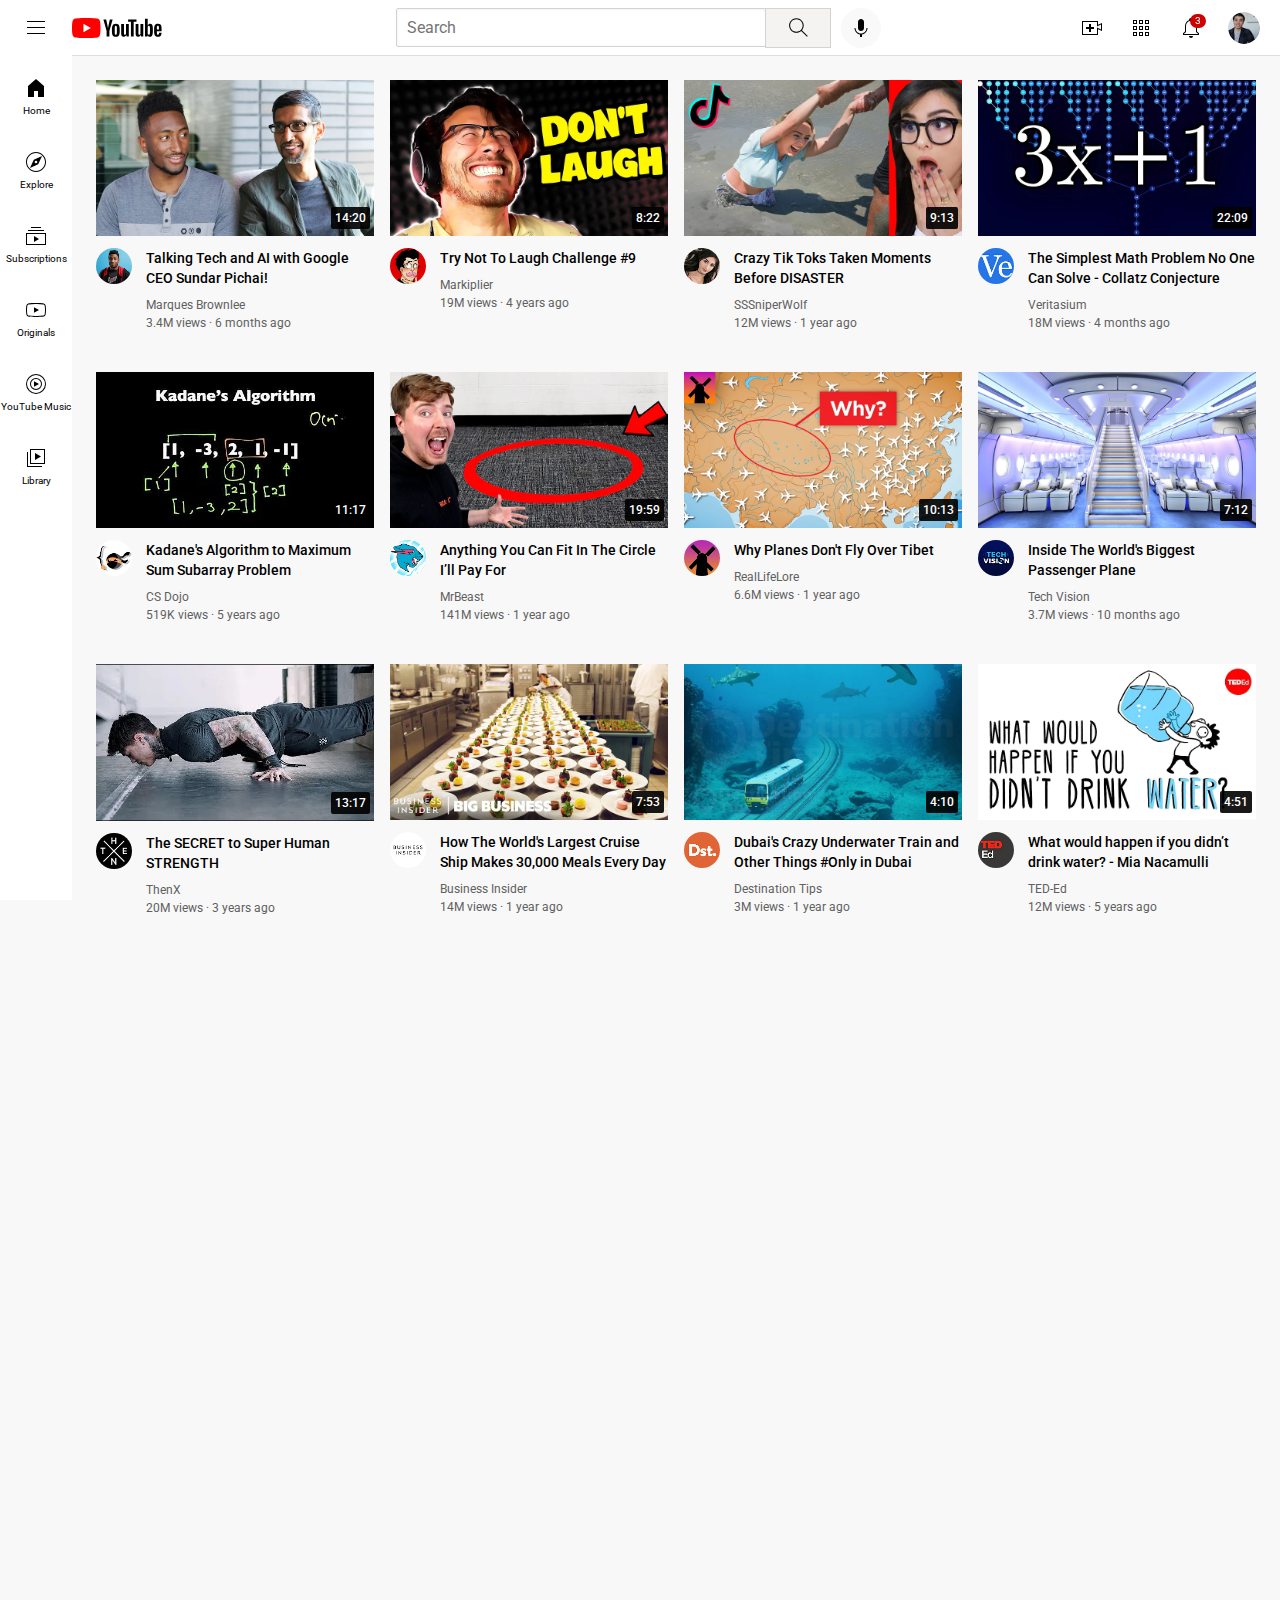
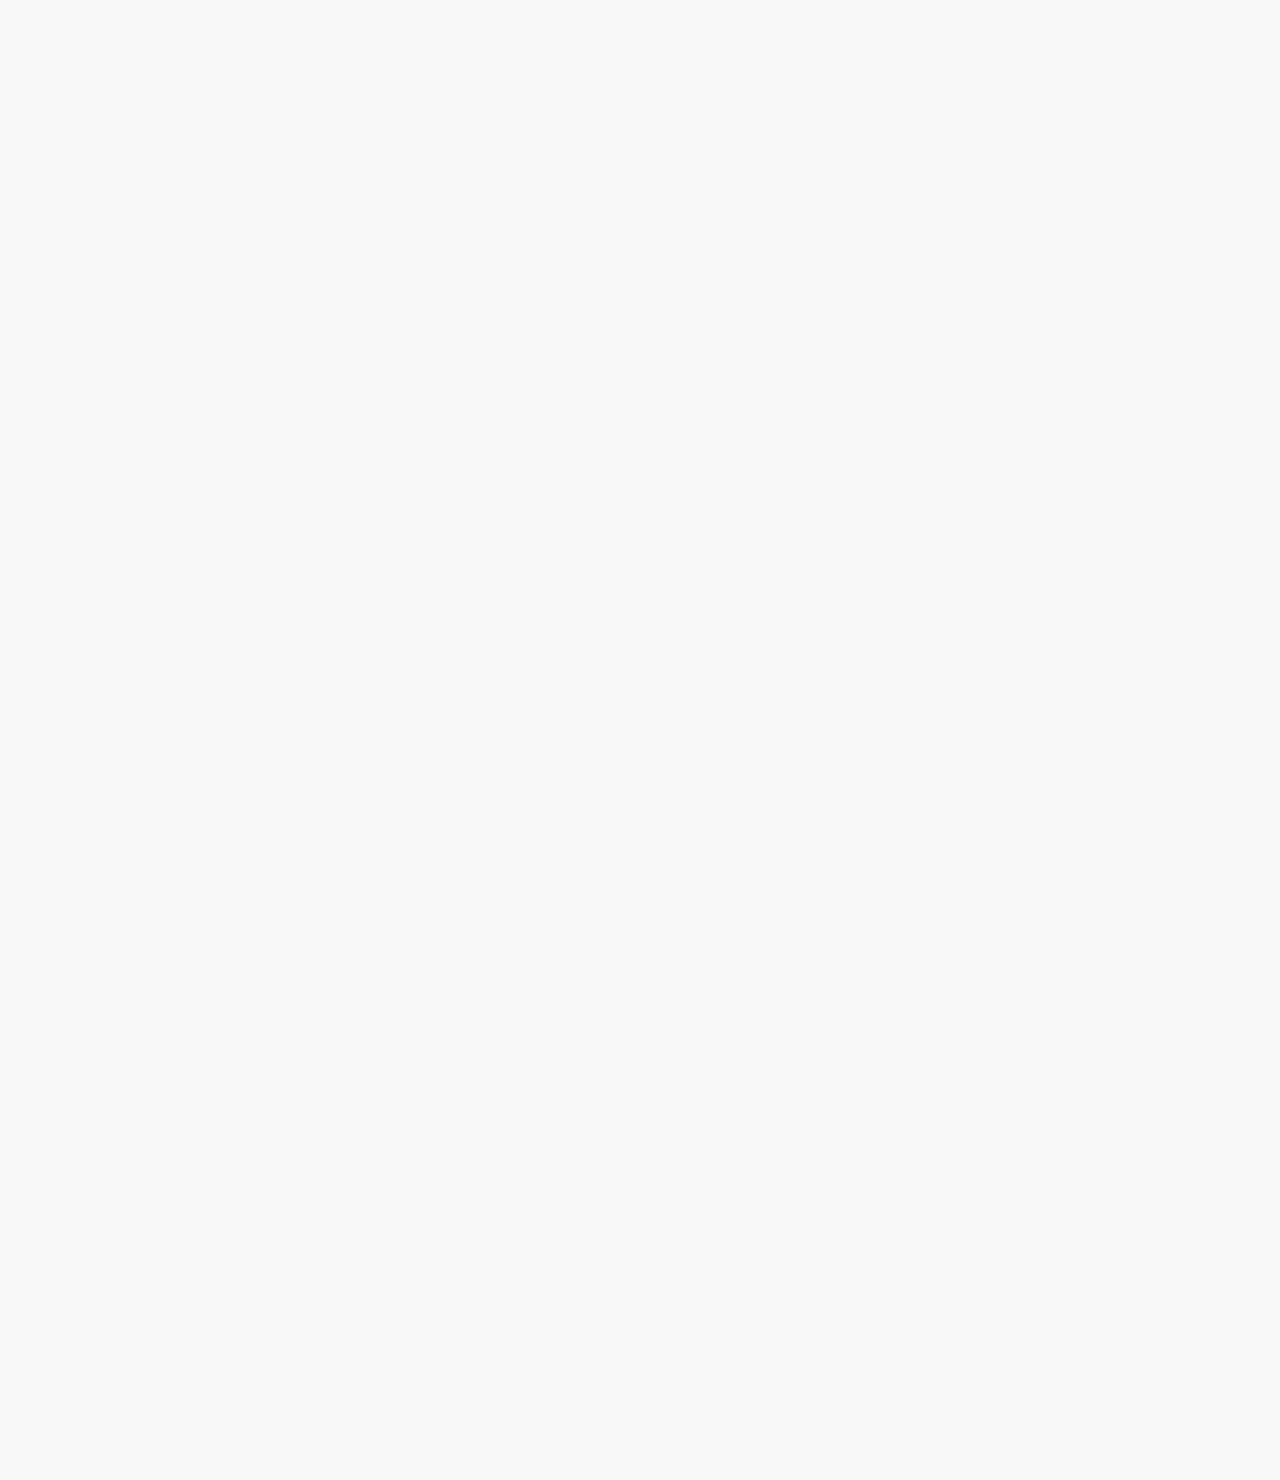
<file: index.html>
<!DOCTYPE html>
<html lang="en">
<head>
  <title>Youtube</title>
  <link rel="preconnect" href="https://fonts.googleapis.com">
<link rel="preconnect" href="https://fonts.gstatic.com" crossorigin>
<link href="https://fonts.googleapis.com/css2?family=Roboto:wght@400;500;700&display=swap" rel="stylesheet">

<link rel="stylesheet" href="styles/general.css">
<link rel="stylesheet" href="styles/header.css">
<link rel="stylesheet" href="styles/sidebar.css">
<link rel="stylesheet" href="styles/video.css">
</head>
<body>
  <!-- HEADER -->
  <header class="header">
    <div class="left-section">
      <img class="hamburger" src="icons/hamburger-menu.svg">
      <img class="youtube-logo" src="icons/youtube-logo.svg">
    </div>
    <div class="middle-section">
      <input class="search-bar" type="text" placeholder="Search">
      <button class="search-button">
        <img class="search-icon" src="icons/search.svg">
        <div class="tooltip">Search</div>
      </button>
      <button class="voice-search-button">
        <img class="voice-search-icon" src="icons/voice-search-icon.svg">
        <div class="tooltip">Search with your voice</div>
      </button>
    </div>
    <div class="right-section">
      <div class="upload-icon-container">
        <img class="upload-icon" src="icons/upload.svg">
        <div class="tooltip">Create</div>
      </div>
      <div class="youtube-apps-container">
        <img class="youtube-apps-icon" src="icons/youtube-apps.svg">
        <div class="tooltip">YouTube Apps</div>
      </div>
      <div class="notifications-icon-container">
      <img class="notifications-icon" src="icons/notifications.svg">
      <div class="notifications-count">3</div>
      <div class="tooltip">Notifications</div>
      </div>
      <img class="my-channel-picture" src="channel-pictures/my-channel.jpeg">
    </div>  
  </header>
  <!-- NAVIGATION SIDE BAR-->
  <nav class="sidebar">
    <div class="sidebar-link">
      <img src="icons/home.svg">
      <div>Home</div>
    </div>

    <div class="sidebar-link">
      <img src="icons/explore.svg">
      <div>Explore</div>
    </div>

    <div class="sidebar-link">
      <img src="icons/subscriptions.svg">
      <div>Subscriptions</div>
    </div>
    <div class="sidebar-link">
      <img src="icons/originals.svg">
      <div>Originals</div>
    </div>
    <div class="sidebar-link">
      <img src="icons/youtube-music.svg">
      <div>YouTube Music</div>
    </div>
    <div class="sidebar-link">
      <img src="icons/library.svg">
      <div>Library</div>
    </div>
  </nav>
  <!-- MAIN CONTENT -->
  <main>
  <section class="video-grid">
    <div class="video-preview">

      <div class="thumbnail-row">
        <a href="https://www.youtube.com/watch?v=n2RNcPRtAiY">
        <img class="thumbnail" src="thumbnails/thumbnail-1.webp">
        </a>
        <div class="time-stamp">
          14:20
        </div>
      </div>
      
      <div class="video-info-grid">
        
        <div class="channel-picture">
          <img class="profile-picture" src="channel-pictures/channel-1.jpeg">
        </div>
  
        <div class="video-info">
          <a href="https://www.youtube.com/watch?v=n2RNcPRtAiY">
          <p class="video-title"> 
            Talking Tech and AI with Google CEO Sundar Pichai!
          </p>
        </a>
          <p class="video-author">
             Marques Brownlee
          </p>
          
          <p class="video-views">
            3.4M views &#183; 6 months ago
          </p>
        </div>
      </div>
    </div>
  
    <div class="video-preview">
      <div class="thumbnail-row">
        <a href="https://www.youtube.com/watch?v=mP0RAo9SKZk">
      <img class="thumbnail" src="thumbnails/thumbnail-2.webp">
        </a>
      <div class="time-stamp">
        8:22
      </div>
     </div>
     <div class="video-info-grid">
     <div class="channel-picture">
      <img class="profile-picture "src="channel-pictures/channel-2.jpeg">
     </div>
     <div class="video-info">
      <a href="https://www.youtube.com/watch?v=mP0RAo9SKZk">
      <p class="video-title"> 
        Try Not To Laugh Challenge #9
      </p>
      </a>
      <p class="video-author">
        Markiplier
      </p>
    
      <p class="video-views">
        19M views &#183; 4 years ago
      </p>
     </div>
    </div>
  </div>
  
  <div class="video-preview">
  
    <div class="thumbnail-row">
      <a href="https://www.youtube.com/watch?v=FgjPQQeTh1w">
      <img class="thumbnail" src="thumbnails/thumbnail-3.webp">
      </a>
      <div class="time-stamp">
        9:13
      </div>
    </div>
    
    <div class="video-info-grid">
  
      <div class="channel-picture">
        <img class="profile-picture" src="channel-pictures/channel-3.jpeg">
      </div>
  
      <div class="video-info">
        <a href="https://www.youtube.com/watch?v=FgjPQQeTh1w">
        <p class="video-title"> 
            Crazy Tik Toks Taken Moments Before DISASTER
        </p>
        </a>
        <p class="video-author">
            SSSniperWolf
        </p>
        
        <p class="video-views">
            12M views &#183; 1 year ago
        </p>
      </div>
    </div>
  </div>
  
    <div class="video-preview">
      <div class="thumbnail-row">
        <a href="https://www.youtube.com/watch?v=094y1Z2wpJg">
      <img class="thumbnail" src="thumbnails/thumbnail-4.webp">
        </a>
      <div class="time-stamp">
        22:09
      </div>
    </div>
    <div class="video-info-grid">

    <div class="channel-picture">
      <img class="profile-picture "src="channel-pictures/channel-4.jpeg">
    </div>
    <div class="video-info">
      <a href="https://www.youtube.com/watch?v=094y1Z2wpJg">
      <p class="video-title"> 
        The Simplest Math Problem No One Can Solve - Collatz Conjecture
      </p>
      </a>
      <p class="video-author">
        Veritasium
      </p>
  
      <p class="video-views">
        18M views &#183; 4 months ago
      </p>
    </div>
    </div>
    </div>
  
      <div class="video-preview">
  
        <div class="thumbnail-row">
          <a href="https://www.youtube.com/watch?v=86CQq3pKSUw">
          <img class="thumbnail" src="thumbnails/thumbnail-5.webp">
          </a>
          <div class="time-stamp">
            11:17
          </div>
        </div>
        
        <div class="video-info-grid">
          
          <div class="channel-picture">
            <img class="profile-picture" src="channel-pictures/channel-5.jpeg">
          </div>
  
          <div class="video-info">
            <a href="https://www.youtube.com/watch?v=86CQq3pKSUw">
            <p class="video-title"> 
              Kadane's Algorithm to Maximum Sum Subarray Problem
            </p>
            </a>
            <p class="video-author">
              CS Dojo
            </p>
            
            <p class="video-views">
              519K views &#183; 5 years ago
            </p>
          </div>
        </div>
      </div>
  
      <div class="video-preview">
        <div class="thumbnail-row">
          <a href="https://www.youtube.com/watch?v=yXWw0_UfSFg">
        <img class="thumbnail" src="thumbnails/thumbnail-6.webp">
          </a>
        <div class="time-stamp">
          19:59
        </div>
      </div>

      <div class="video-info-grid">

      <div class="channel-picture">
        <img class="profile-picture "src="channel-pictures/channel-6.jpeg">
      </div>
      <div class="video-info">
        <a href="https://www.youtube.com/watch?v=yXWw0_UfSFg">
        <p class="video-title"> 
          Anything You Can Fit In The Circle I’ll Pay For
        </p>
        </a>
        <p class="video-author">
          MrBeast
        </p>
      
        <p class="video-views">
          141M views &#183; 1 year ago
        </p>
      </div>
      </div>
    </div>
  
    <div class="video-preview">
  
      <div class="thumbnail-row">
        <a href="https://www.youtube.com/watch?v=fNVa1qMbF9Y">
        <img class="thumbnail" src="thumbnails/thumbnail-7.webp">
        </a>
        <div class="time-stamp">
          10:13
        </div>
      </div>
      
      <div class="video-info-grid">
  
        <div class="channel-picture">
          <img class="profile-picture" src="channel-pictures/channel-7.jpeg">
        </div>
  
        <div class="video-info">
          <a href="https://www.youtube.com/watch?v=fNVa1qMbF9Y">
          <p class="video-title"> 
            Why Planes Don't Fly Over Tibet
          </p>
          </a>
          <p class="video-author">
            RealLifeLore
          </p>
          
          <p class="video-views">
            6.6M views &#183; 1 year ago
          </p>
        </div>
      </div>
    </div>
  
      <div class="video-preview">
        <div class="thumbnail-row">
          <a href="https://www.youtube.com/watch?v=lFm4EM1juls">
        <img class="thumbnail" src="thumbnails/thumbnail-8.webp">
          </a>
        <div class="time-stamp">
          7:12
        </div>
      </div>

      <div class="video-info-grid">
        
      <div class="channel-picture">
        <img class="profile-picture "src="channel-pictures/channel-8.jpeg">
      </div>
      <div class="video-info">
        <a href="https://www.youtube.com/watch?v=lFm4EM1juls">
        <p class="video-title"> 
          Inside The World's Biggest Passenger Plane
        </p>
        </a>
        <p class="video-author">
          Tech Vision
        </p>
  
        <p class="video-views">
          3.7M views &#183; 10 months ago
        </p>
      </div>
      </div>
      </div>
      <div class="video-preview">
        <div class="thumbnail-row">
          <a href="https://www.youtube.com/watch?v=ixmxOlcrlUc">
        <img class="thumbnail" src="thumbnails/thumbnail-9.webp">
          </a>
        <div class="time-stamp">
          13:17
        </div>
      </div>

      <div class="video-info-grid">
        
      <div class="channel-picture">
        <img class="profile-picture "src="channel-pictures/channel-9.jpeg">
      </div>
      <div class="video-info">
        <a href="https://www.youtube.com/watch?v=ixmxOlcrlUc">
        <p class="video-title"> 
          The SECRET to Super Human STRENGTH
        </p>
        </a>
        <p class="video-author">
           ThenX
        </p>
  
        <p class="video-views">
          20M views &#183; 3 years ago
        </p>
      </div>
      </div>
      </div>

      <div class="video-preview">
        <div class="thumbnail-row">
          <a href="https://www.youtube.com/watch?v=R2vXbFp5C9o">
        <img class="thumbnail" src="thumbnails/thumbnail-10.webp">
          </a>
        <div class="time-stamp">
          7:53
        </div>
      </div>

      <div class="video-info-grid">
        
      <div class="channel-picture">
        <img class="profile-picture "src="channel-pictures/channel-10.jpeg">
      </div>
      <div class="video-info">
        <a href="https://www.youtube.com/watch?v=R2vXbFp5C9o">
        <p class="video-title"> 
          How The World's Largest Cruise Ship Makes 30,000 Meals Every Day
        </p>
        </a>
        <p class="video-author">
          Business Insider
        </p>
  
        <p class="video-views">
          14M views &#183; 1 year ago
        </p>
      </div>
      </div>
      </div>

      <div class="video-preview">
        <div class="thumbnail-row">
          <a href="https://www.youtube.com/watch?v=0nZuYyXET3s">
        <img class="thumbnail" src="thumbnails/thumbnail-11.webp">
          </a>
        <div class="time-stamp">
          4:10
        </div>
      </div>

      <div class="video-info-grid">
        
      <div class="channel-picture">
        <img class="profile-picture "src="channel-pictures/channel-11.jpeg">
      </div>
      <div class="video-info">
        <a href="https://www.youtube.com/watch?v=0nZuYyXET3s">
        <p class="video-title"> 
          Dubai's Crazy Underwater Train and Other Things #Only in Dubai
        </p>
        </a>
        <p class="video-author">
          Destination Tips
        </p>
  
        <p class="video-views">
          3M views &#183; 1 year ago
        </p>
      </div>
      </div>
      </div>

      <div class="video-preview">
        <div class="thumbnail-row">
          <a href="https://www.youtube.com/watch?v=9iMGFqMmUFs">
        <img class="thumbnail" src="thumbnails/thumbnail-12.webp">
          </a>
        <div class="time-stamp">
          4:51
        </div>
      </div>

      <div class="video-info-grid">
        
      <div class="channel-picture">
        <img class="profile-picture "src="channel-pictures/channel-12.jpeg">
      </div>
      <div class="video-info">
        <a href="https://www.youtube.com/watch?v=9iMGFqMmUFs">
        <p class="video-title"> 
          What would happen if you didn’t drink water? - Mia Nacamulli
        </p>
       </a>
        <p class="video-author">
          TED-Ed
        </p>
  
        <p class="video-views">
          12M views &#183; 5 years ago
        </p>
      </div>
      </div>
      </div>
  </section>
</main>
  

</body>
</html>
</file>
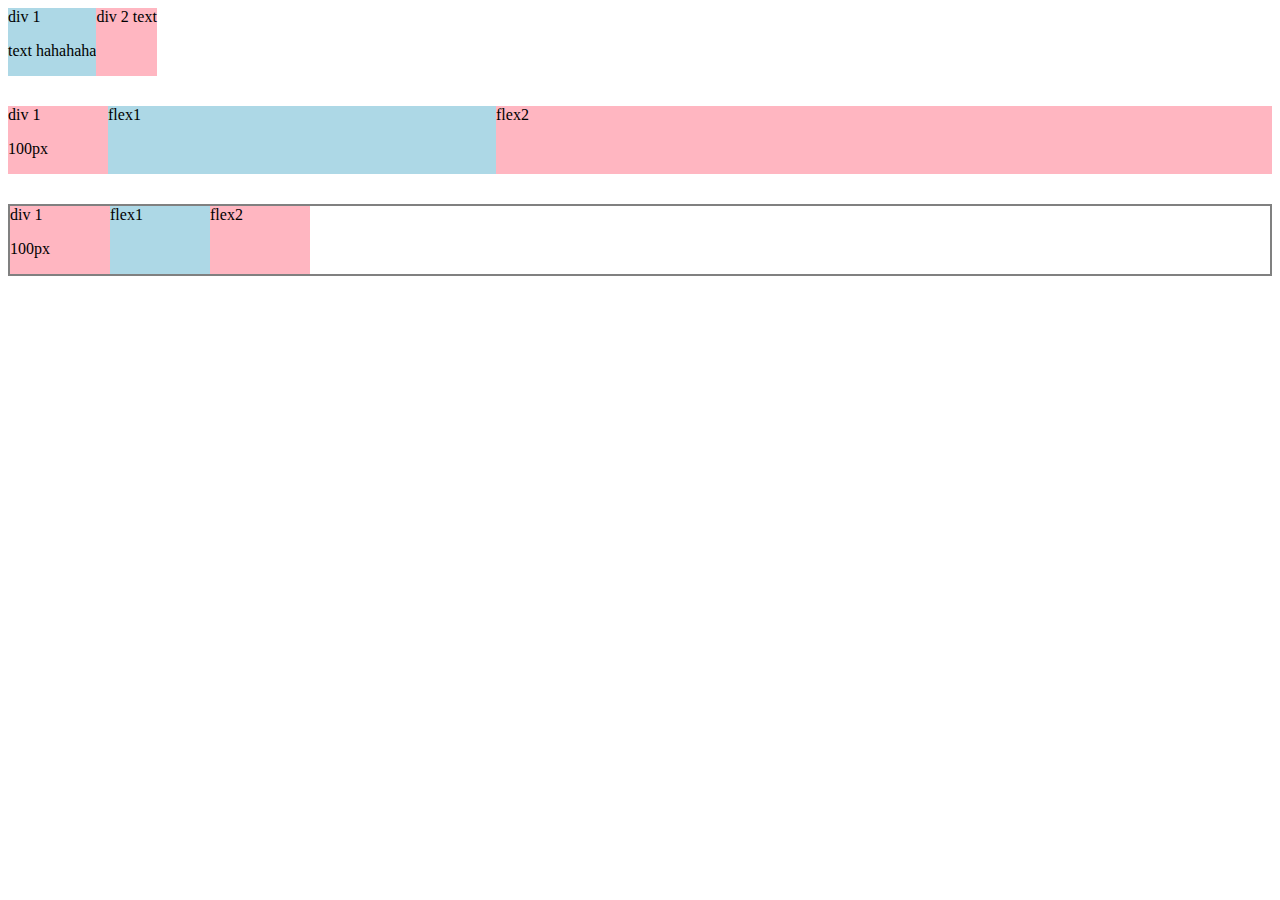
<file: flexbox.html>
<!DOCTYPE html>
<html lang="en">
<head>
  <title>FlexBox Practice</title>
  <style>
    .flexbox{
      display: flex;
      flex-direction: row;
      margin-bottom: 30px;
    }

    .flexbox1{
      display: flex;
      flex-direction: row;
      margin-bottom: 30px;
      align-content: center;
      border-width: 2px;
      border-style: solid;
      border-color: gray;

    }

    .div1{
      background-color: lightblue;
    }

    .div2{
      background-color: lightpink;
    }

    .div3{
      background-color: lightpink;
      width: 100px;
    }

    .div4{
      background-color: lightblue;
      flex: 1;
    }

    .div5{
      background-color: lightpink;
      flex: 2;
    }

    .div6{
      background-color: lightpink;
      width: 100px;
    }

    .div7{
      background-color: lightblue;
      width: 100px;
    }

    .div8{
      background-color: lightpink;
      width: 100px;
    }
  </style>
</head>
<body>
  <div class="flexbox">
  <div class="div1">div 1
    <p>text hahahaha</p>
  </div>
  <div class="div2">div 2 text</div>
  </div>

  <div class="flexbox">
    <div class="div3">div 1
      <p>100px</p>
    </div>
    <div class="div4">flex1</div>
    <div class="div5">flex2</div>
    </div>

    <div class="flexbox1">
    <div class="div6">div 1
      <p>100px</p>
    </div>
    <div class="div7">flex1</div>
    <div class="div8">flex2</div>
    </div>
</body>
</html>
</file>
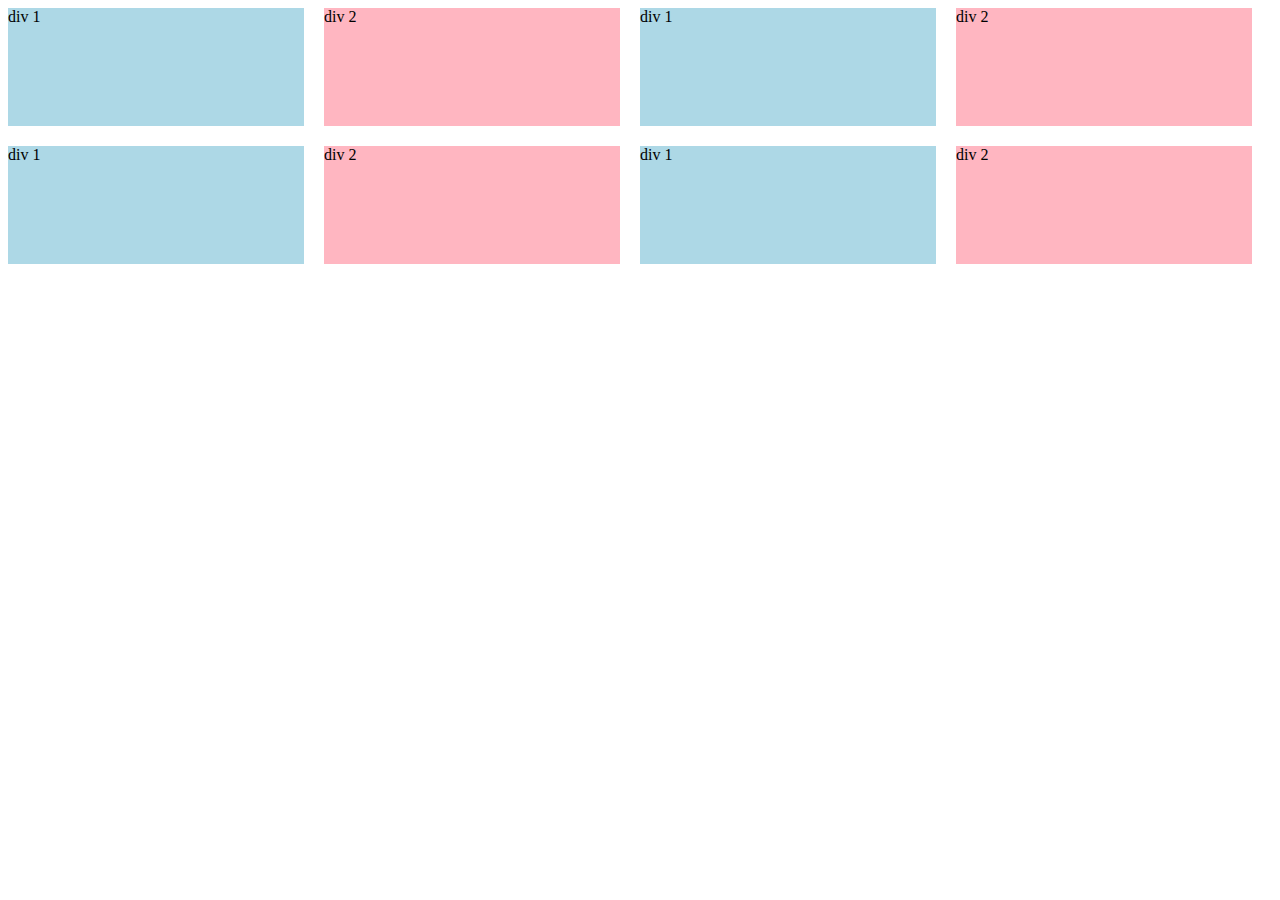
<file: grid.html>
<!DOCTYPE html>
<html lang="en">
<head>
  <title>Grid Practice</title>
  <style>
    .main-div{
      column-gap: 20px;
    }
    .grid-div{
      display: grid;
      grid-template-columns: 1fr 1fr 1fr 1fr;
      column-gap: 20px;
    }
    .grid-div2{
      display: grid;
      grid-template-columns: 1fr 1fr 1fr 1fr;
      margin-top: 20px;
      column-gap: 20px;
    }
    .grid-div,
    .grid-div2{
      margin-right: 20px;
    }
    .Grid1{
      background-color: lightblue;
      padding-bottom: 100px;
    }
    .Grid2{
      background-color: lightpink;
    }
  </style>
</head>
<body>
  <div class="main-div">
  <div class="grid-div">
    <div class="Grid1">div 1</div>
    <div class="Grid2">div 2</div>
    <div class="Grid1">div 1</div>
    <div class="Grid2">div 2</div>
   </div>
    <div class="grid-div2">
    <div class="Grid1">div 1</div>
    <div class="Grid2">div 2</div>
    <div class="Grid1">div 1</div>
    <div class="Grid2">div 2</div>
  </div>
</div>
</body>
</html>
</file>
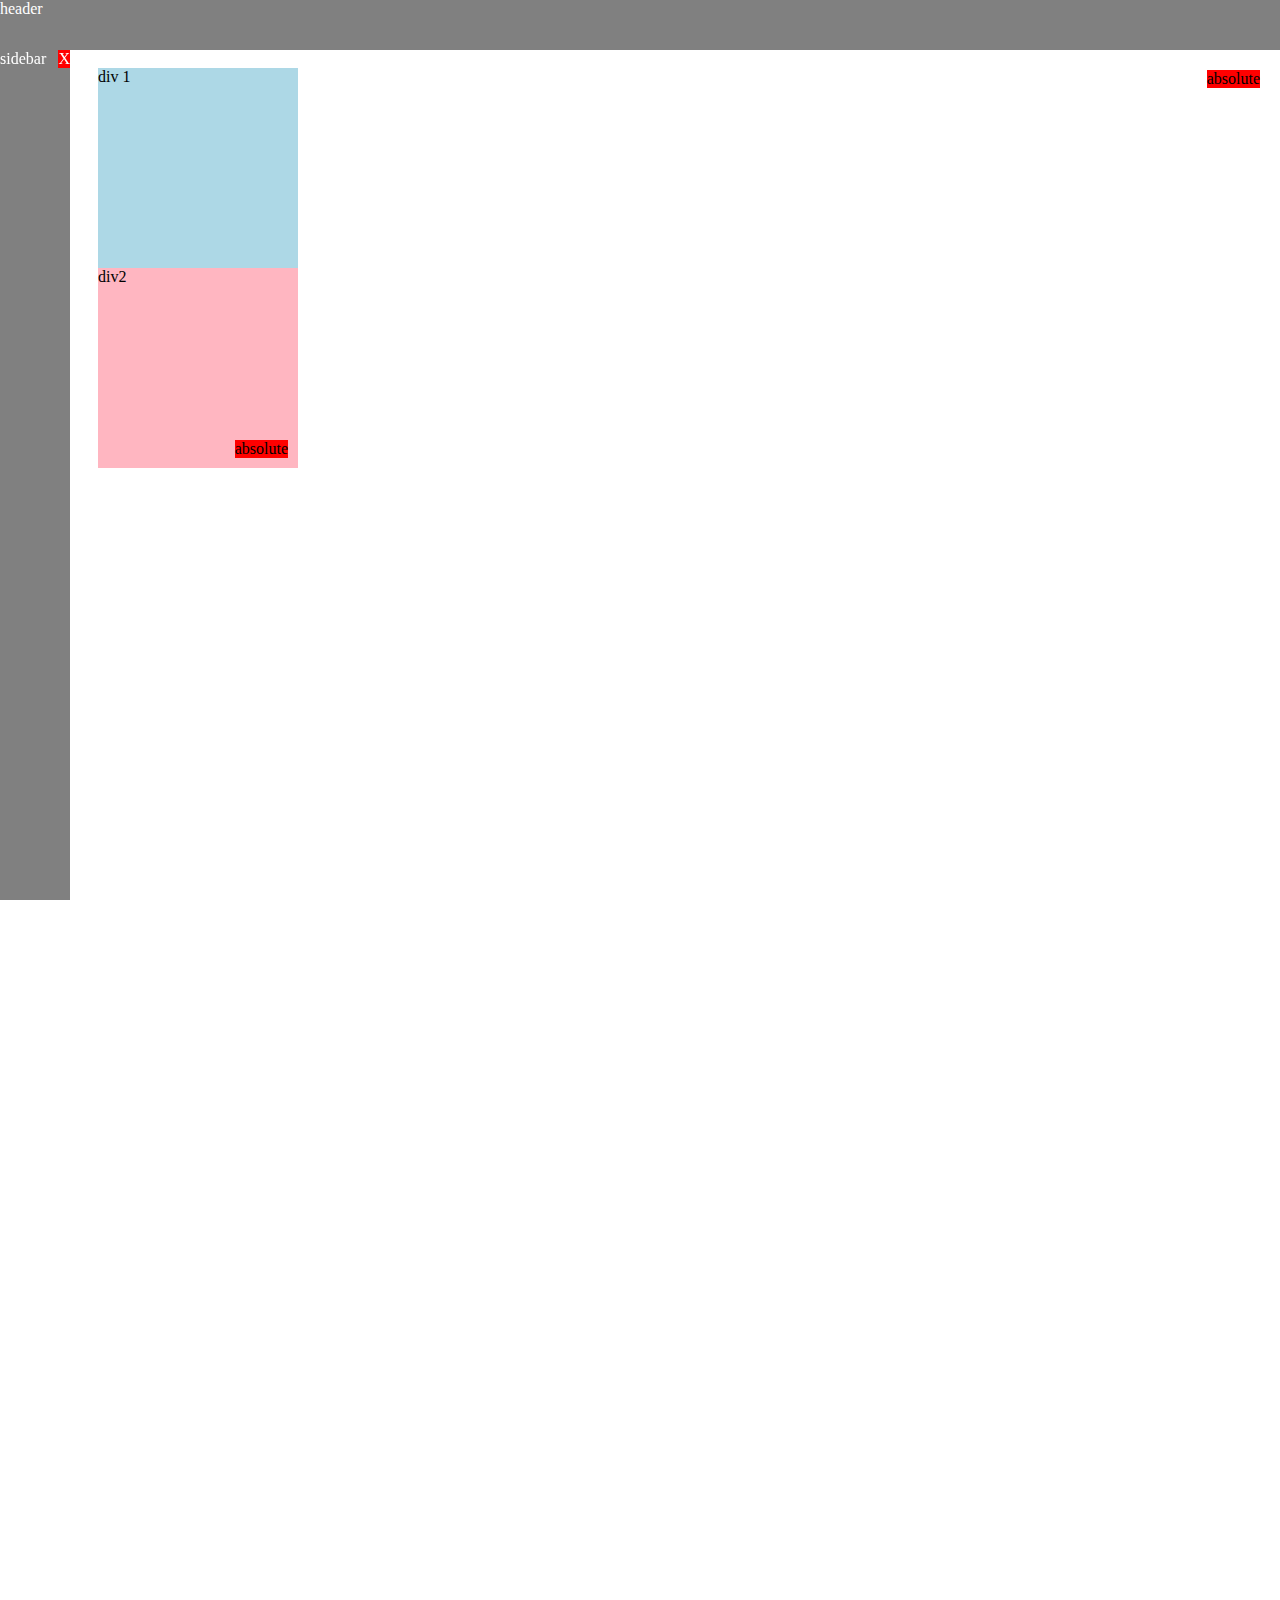
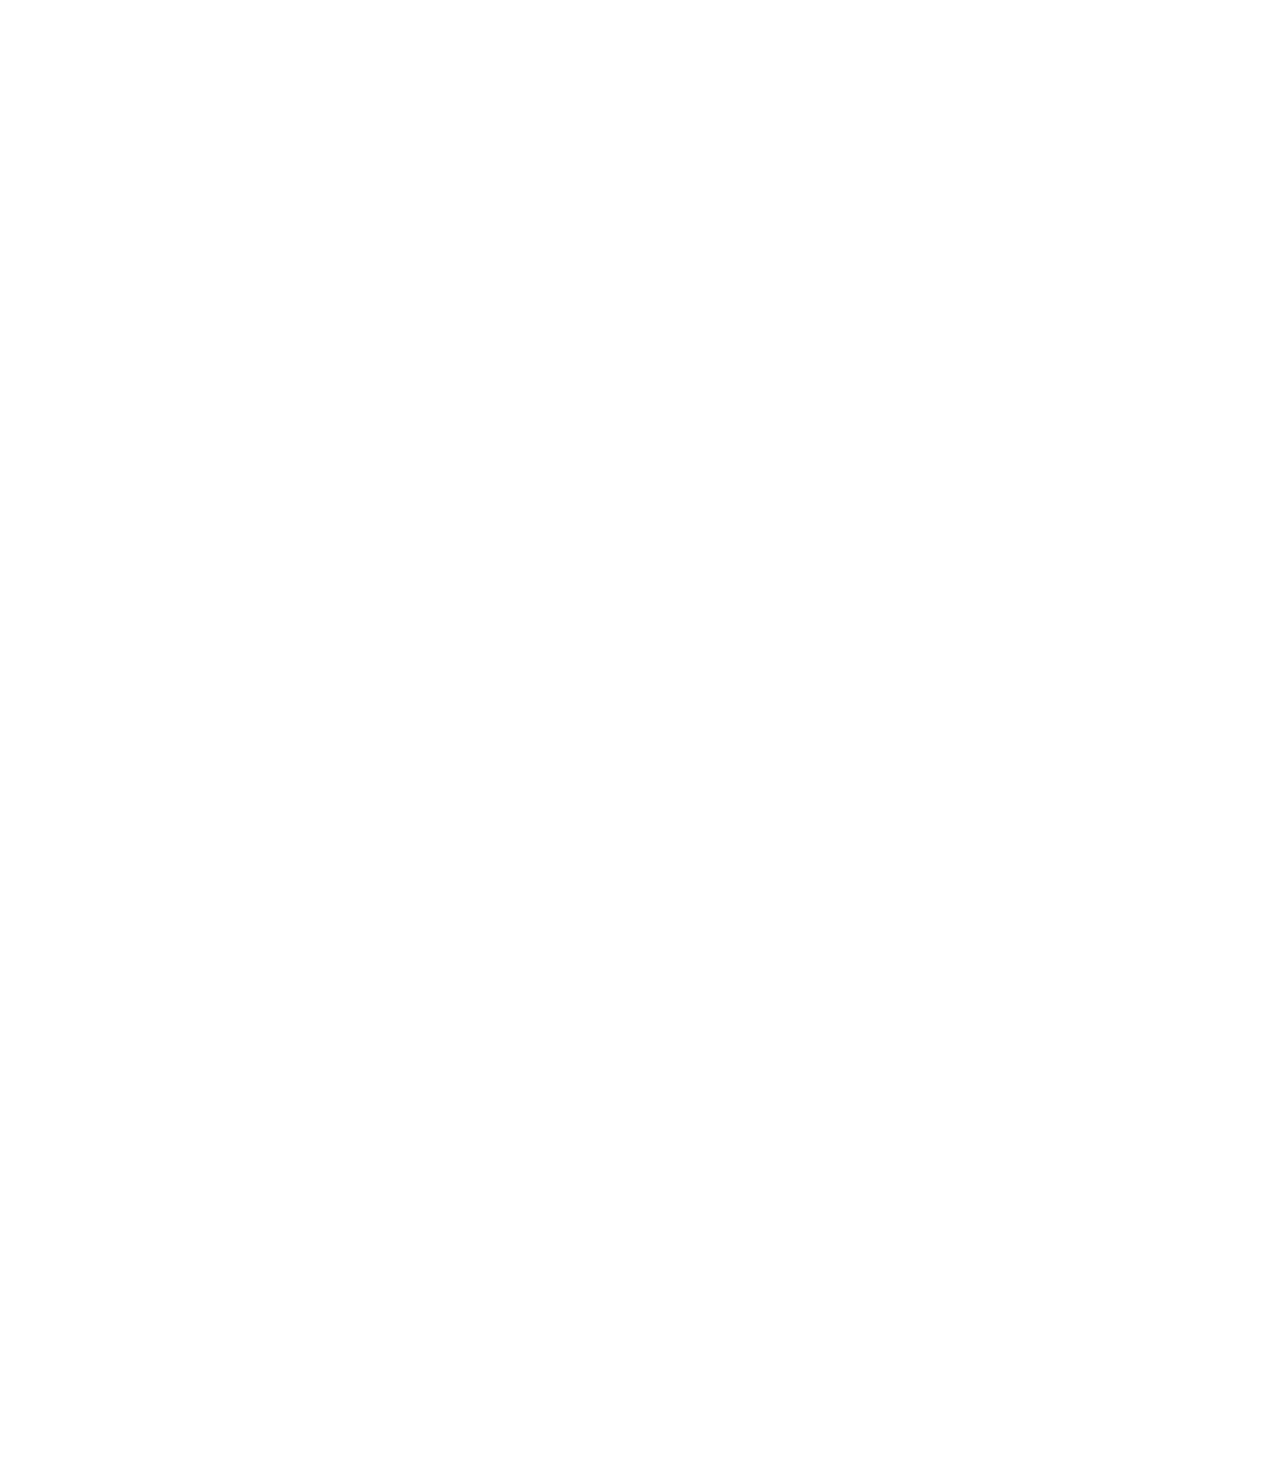
<file: positions.html>
<!DOCTYPE html>
<html lang="en">
<head>
  <title>Positions Practice</title>
</head>
<body style="
height: 3000px;
padding-top: 60px;
padding-left: 90px;">
  <div style="
    background-color: gray;
    color: white;
    position: fixed;
    top: 0px;
    left: 0px;
    right: 0px;
    height: 50px;
    z-index: 100;">header</div>

    <div style="
    background-color: gray;
    color: white;
    position: fixed;
    top:50px;
    left: 0px;
    width: 70px;
    bottom: 0px;">
      sidebar
      <div style="
      position: absolute;
      background-color: red;
      top: 0px;
      right: 0px;
      cursor: pointer;">
      X
    </div>
    </div>

    <div style="
    position: absolute;
    background-color: red;
    top: 70px;
    right: 20px;">
      absolute
    </div>

  <div style="
    height: 200px;
    width: 200px;
    background-color: lightblue;">
    div 1
  </div>
  <div style="
  height: 200px;
  width: 200px;
  background-color: lightpink;
  position: relative;">
    div2
      <div style="
      position: absolute;
      background-color: red;
      bottom: 10px;
      right: 10px;">
        absolute
      </div>
  </div>
</body>
</html>
</file>
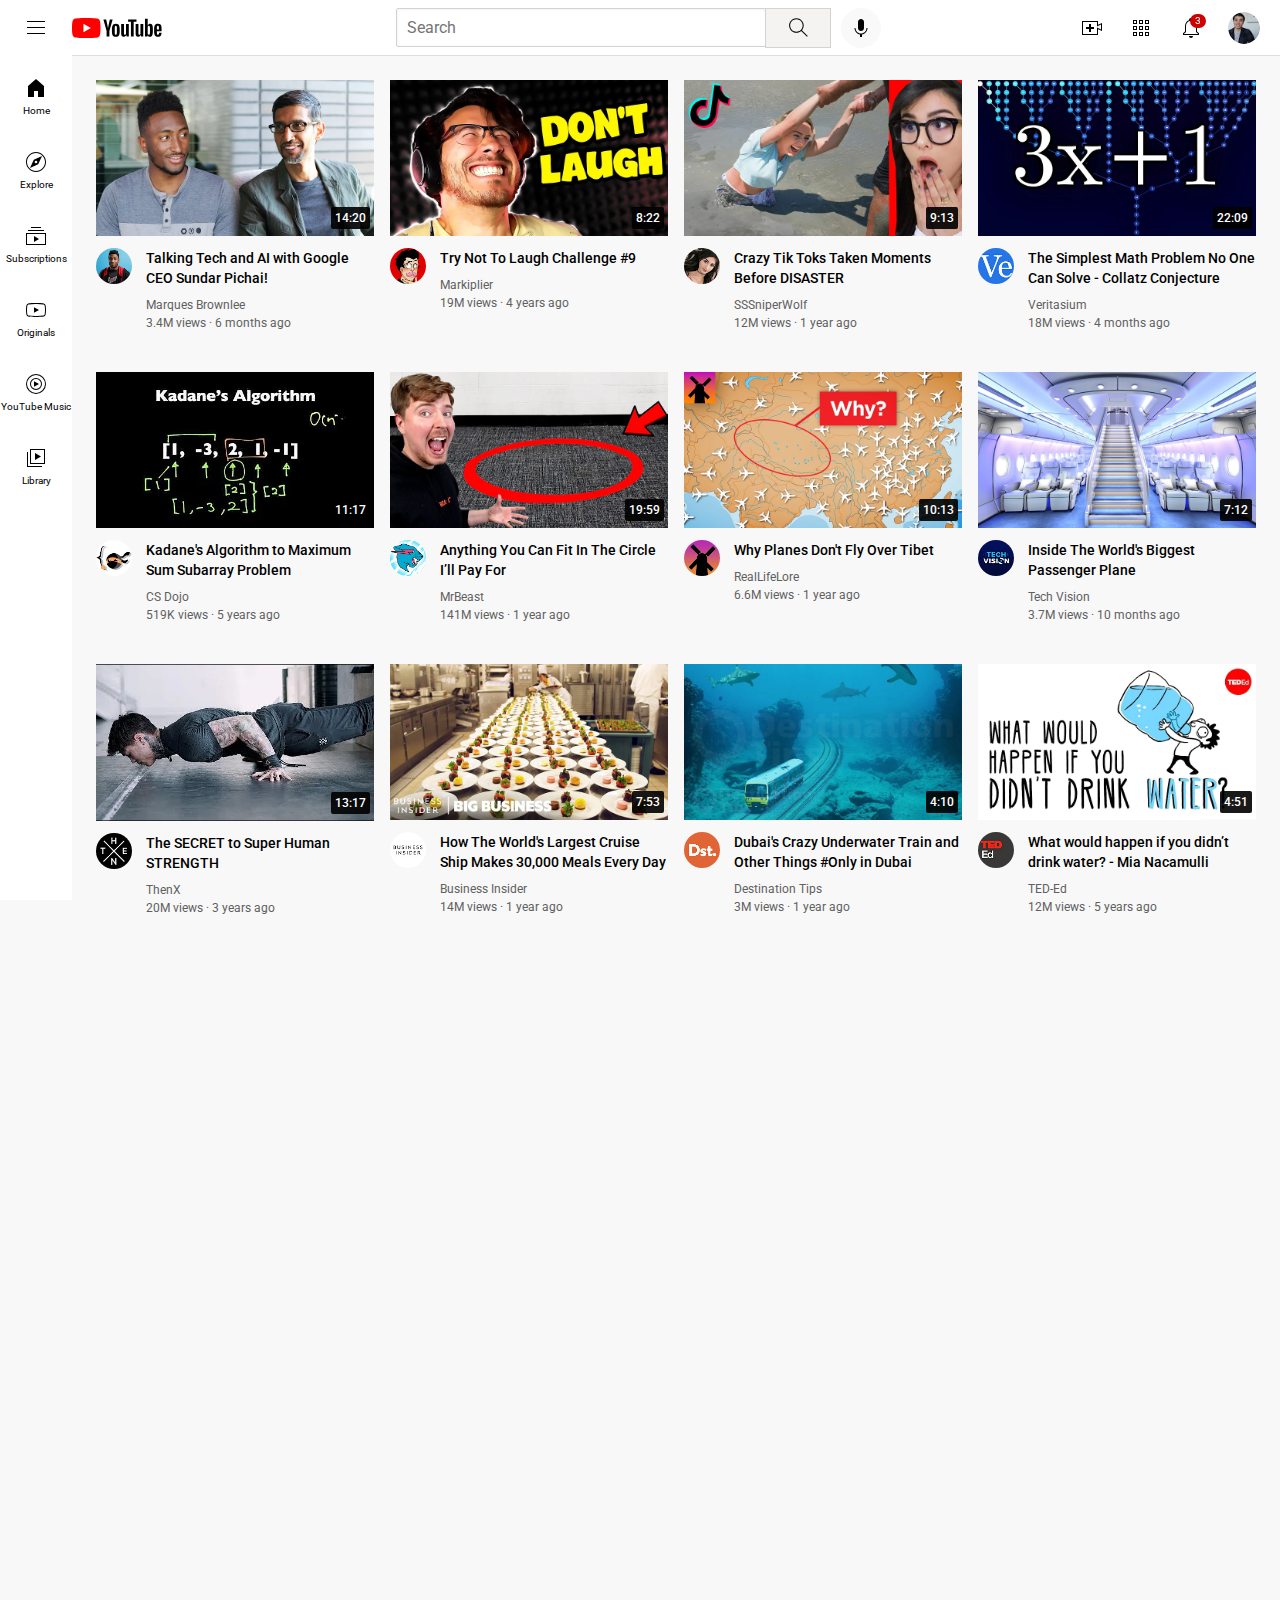
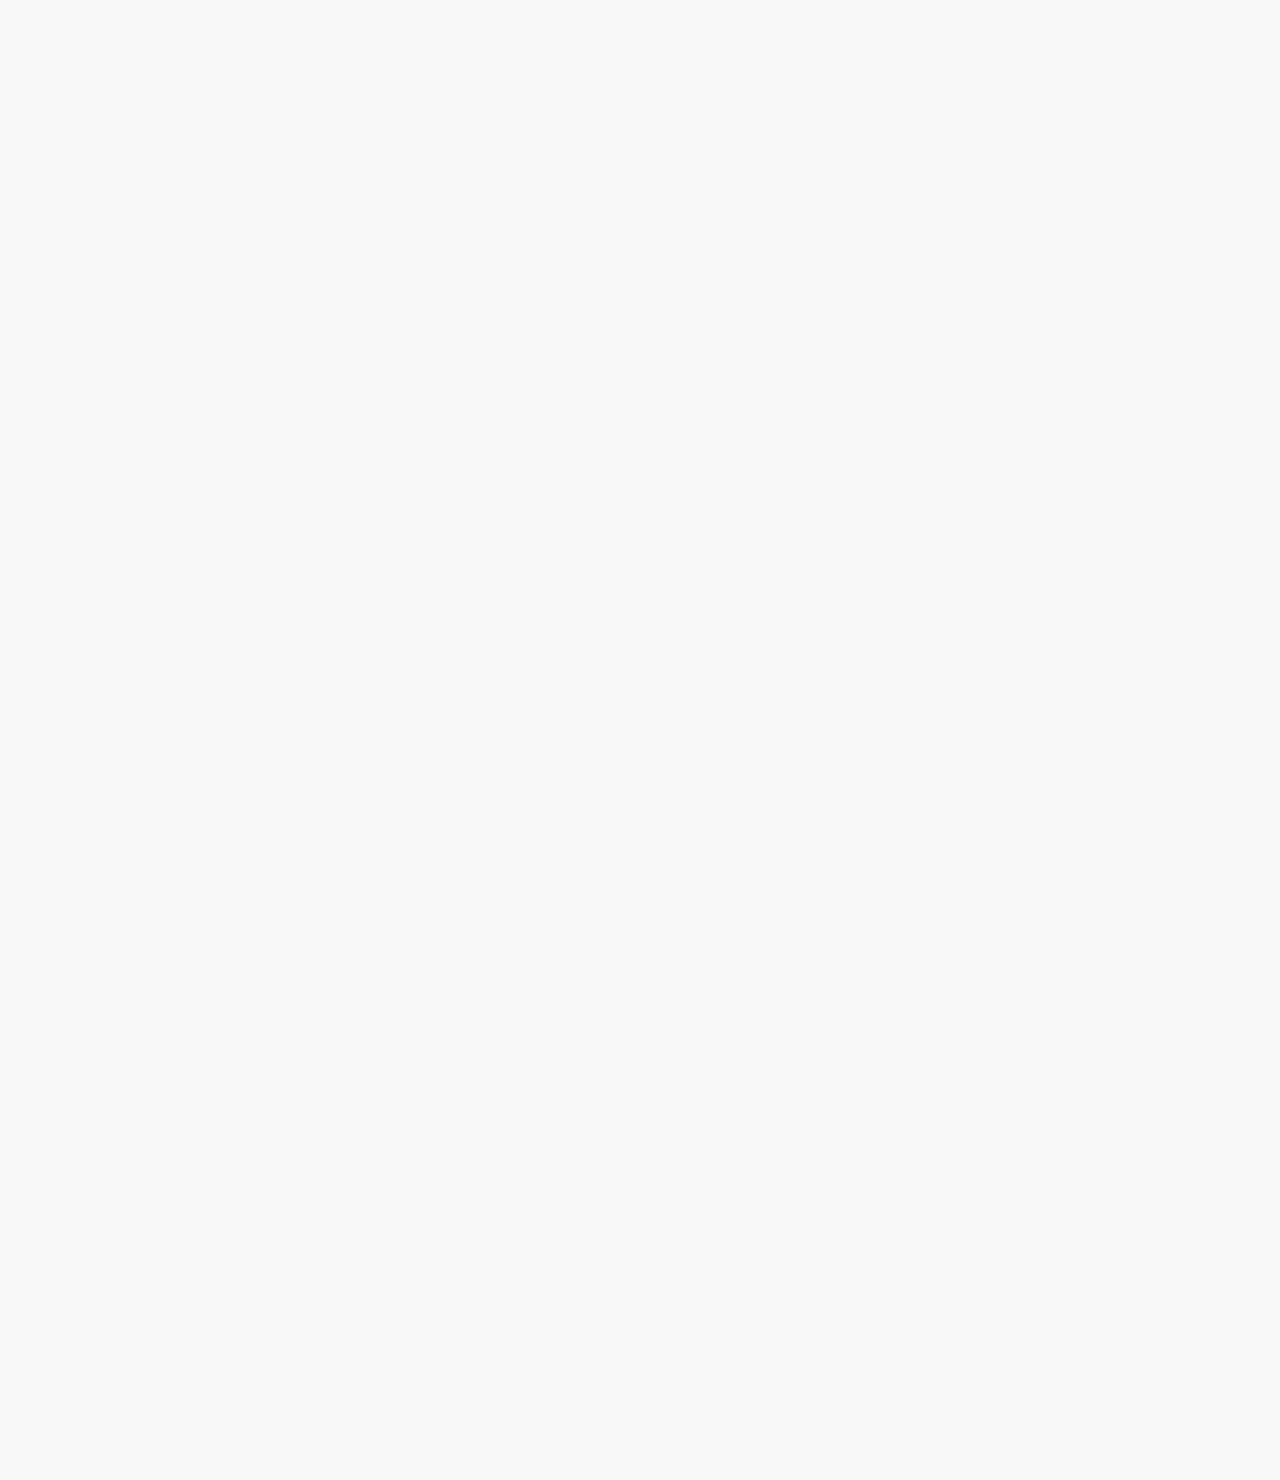
<file: youtube.html>
<!DOCTYPE html>
<html lang="en">
<head>
  <title>Youtube</title>
  <link rel="preconnect" href="https://fonts.googleapis.com">
<link rel="preconnect" href="https://fonts.gstatic.com" crossorigin>
<link href="https://fonts.googleapis.com/css2?family=Roboto:wght@400;500;700&display=swap" rel="stylesheet">

<link rel="stylesheet" href="styles/general.css">
<link rel="stylesheet" href="styles/header.css">
<link rel="stylesheet" href="styles/sidebar.css">
<link rel="stylesheet" href="styles/video.css">
</head>
<body>
  <!-- HEADER -->
  <header class="header">
    <div class="left-section">
      <img class="hamburger" src="icons/hamburger-menu.svg">
      <img class="youtube-logo" src="icons/youtube-logo.svg">
    </div>
    <div class="middle-section">
      <input class="search-bar" type="text" placeholder="Search">
      <button class="search-button">
        <img class="search-icon" src="icons/search.svg">
        <div class="tooltip">Search</div>
      </button>
      <button class="voice-search-button">
        <img class="voice-search-icon" src="icons/voice-search-icon.svg">
        <div class="tooltip">Search with your voice</div>
      </button>
    </div>
    <div class="right-section">
      <div class="upload-icon-container">
        <img class="upload-icon" src="icons/upload.svg">
        <div class="tooltip">Create</div>
      </div>
      <div class="youtube-apps-container">
        <img class="youtube-apps-icon" src="icons/youtube-apps.svg">
        <div class="tooltip">YouTube Apps</div>
      </div>
      <div class="notifications-icon-container">
      <img class="notifications-icon" src="icons/notifications.svg">
      <div class="notifications-count">3</div>
      <div class="tooltip">Notifications</div>
      </div>
      <img class="my-channel-picture" src="channel-pictures/my-channel.jpeg">
    </div>  
  </header>
  <!-- NAVIGATION SIDE BAR-->
  <nav class="sidebar">
    <div class="sidebar-link">
      <img src="icons/home.svg">
      <div>Home</div>
    </div>

    <div class="sidebar-link">
      <img src="icons/explore.svg">
      <div>Explore</div>
    </div>

    <div class="sidebar-link">
      <img src="icons/subscriptions.svg">
      <div>Subscriptions</div>
    </div>
    <div class="sidebar-link">
      <img src="icons/originals.svg">
      <div>Originals</div>
    </div>
    <div class="sidebar-link">
      <img src="icons/youtube-music.svg">
      <div>YouTube Music</div>
    </div>
    <div class="sidebar-link">
      <img src="icons/library.svg">
      <div>Library</div>
    </div>
  </nav>
  <!-- MAIN CONTENT -->
  <main>
  <section class="video-grid">
    <div class="video-preview">

      <div class="thumbnail-row">
        <a href="https://www.youtube.com/watch?v=n2RNcPRtAiY">
        <img class="thumbnail" src="thumbnails/thumbnail-1.webp">
        </a>
        <div class="time-stamp">
          14:20
        </div>
      </div>
      
      <div class="video-info-grid">
        
        <div class="channel-picture">
          <img class="profile-picture" src="channel-pictures/channel-1.jpeg">
        </div>
  
        <div class="video-info">
          <a href="https://www.youtube.com/watch?v=n2RNcPRtAiY">
          <p class="video-title"> 
            Talking Tech and AI with Google CEO Sundar Pichai!
          </p>
        </a>
          <p class="video-author">
             Marques Brownlee
          </p>
          
          <p class="video-views">
            3.4M views &#183; 6 months ago
          </p>
        </div>
      </div>
    </div>
  
    <div class="video-preview">
      <div class="thumbnail-row">
        <a href="https://www.youtube.com/watch?v=mP0RAo9SKZk">
      <img class="thumbnail" src="thumbnails/thumbnail-2.webp">
        </a>
      <div class="time-stamp">
        8:22
      </div>
     </div>
     <div class="video-info-grid">
     <div class="channel-picture">
      <img class="profile-picture "src="channel-pictures/channel-2.jpeg">
     </div>
     <div class="video-info">
      <a href="https://www.youtube.com/watch?v=mP0RAo9SKZk">
      <p class="video-title"> 
        Try Not To Laugh Challenge #9
      </p>
      </a>
      <p class="video-author">
        Markiplier
      </p>
    
      <p class="video-views">
        19M views &#183; 4 years ago
      </p>
     </div>
    </div>
  </div>
  
  <div class="video-preview">
  
    <div class="thumbnail-row">
      <a href="https://www.youtube.com/watch?v=FgjPQQeTh1w">
      <img class="thumbnail" src="thumbnails/thumbnail-3.webp">
      </a>
      <div class="time-stamp">
        9:13
      </div>
    </div>
    
    <div class="video-info-grid">
  
      <div class="channel-picture">
        <img class="profile-picture" src="channel-pictures/channel-3.jpeg">
      </div>
  
      <div class="video-info">
        <a href="https://www.youtube.com/watch?v=FgjPQQeTh1w">
        <p class="video-title"> 
            Crazy Tik Toks Taken Moments Before DISASTER
        </p>
        </a>
        <p class="video-author">
            SSSniperWolf
        </p>
        
        <p class="video-views">
            12M views &#183; 1 year ago
        </p>
      </div>
    </div>
  </div>
  
    <div class="video-preview">
      <div class="thumbnail-row">
        <a href="https://www.youtube.com/watch?v=094y1Z2wpJg">
      <img class="thumbnail" src="thumbnails/thumbnail-4.webp">
        </a>
      <div class="time-stamp">
        22:09
      </div>
    </div>
    <div class="video-info-grid">

    <div class="channel-picture">
      <img class="profile-picture "src="channel-pictures/channel-4.jpeg">
    </div>
    <div class="video-info">
      <a href="https://www.youtube.com/watch?v=094y1Z2wpJg">
      <p class="video-title"> 
        The Simplest Math Problem No One Can Solve - Collatz Conjecture
      </p>
      </a>
      <p class="video-author">
        Veritasium
      </p>
  
      <p class="video-views">
        18M views &#183; 4 months ago
      </p>
    </div>
    </div>
    </div>
  
      <div class="video-preview">
  
        <div class="thumbnail-row">
          <a href="https://www.youtube.com/watch?v=86CQq3pKSUw">
          <img class="thumbnail" src="thumbnails/thumbnail-5.webp">
          </a>
          <div class="time-stamp">
            11:17
          </div>
        </div>
        
        <div class="video-info-grid">
          
          <div class="channel-picture">
            <img class="profile-picture" src="channel-pictures/channel-5.jpeg">
          </div>
  
          <div class="video-info">
            <a href="https://www.youtube.com/watch?v=86CQq3pKSUw">
            <p class="video-title"> 
              Kadane's Algorithm to Maximum Sum Subarray Problem
            </p>
            </a>
            <p class="video-author">
              CS Dojo
            </p>
            
            <p class="video-views">
              519K views &#183; 5 years ago
            </p>
          </div>
        </div>
      </div>
  
      <div class="video-preview">
        <div class="thumbnail-row">
          <a href="https://www.youtube.com/watch?v=yXWw0_UfSFg">
        <img class="thumbnail" src="thumbnails/thumbnail-6.webp">
          </a>
        <div class="time-stamp">
          19:59
        </div>
      </div>

      <div class="video-info-grid">

      <div class="channel-picture">
        <img class="profile-picture "src="channel-pictures/channel-6.jpeg">
      </div>
      <div class="video-info">
        <a href="https://www.youtube.com/watch?v=yXWw0_UfSFg">
        <p class="video-title"> 
          Anything You Can Fit In The Circle I’ll Pay For
        </p>
        </a>
        <p class="video-author">
          MrBeast
        </p>
      
        <p class="video-views">
          141M views &#183; 1 year ago
        </p>
      </div>
      </div>
    </div>
  
    <div class="video-preview">
  
      <div class="thumbnail-row">
        <a href="https://www.youtube.com/watch?v=fNVa1qMbF9Y">
        <img class="thumbnail" src="thumbnails/thumbnail-7.webp">
        </a>
        <div class="time-stamp">
          10:13
        </div>
      </div>
      
      <div class="video-info-grid">
  
        <div class="channel-picture">
          <img class="profile-picture" src="channel-pictures/channel-7.jpeg">
        </div>
  
        <div class="video-info">
          <a href="https://www.youtube.com/watch?v=fNVa1qMbF9Y">
          <p class="video-title"> 
            Why Planes Don't Fly Over Tibet
          </p>
          </a>
          <p class="video-author">
            RealLifeLore
          </p>
          
          <p class="video-views">
            6.6M views &#183; 1 year ago
          </p>
        </div>
      </div>
    </div>
  
      <div class="video-preview">
        <div class="thumbnail-row">
          <a href="https://www.youtube.com/watch?v=lFm4EM1juls">
        <img class="thumbnail" src="thumbnails/thumbnail-8.webp">
          </a>
        <div class="time-stamp">
          7:12
        </div>
      </div>

      <div class="video-info-grid">
        
      <div class="channel-picture">
        <img class="profile-picture "src="channel-pictures/channel-8.jpeg">
      </div>
      <div class="video-info">
        <a href="https://www.youtube.com/watch?v=lFm4EM1juls">
        <p class="video-title"> 
          Inside The World's Biggest Passenger Plane
        </p>
        </a>
        <p class="video-author">
          Tech Vision
        </p>
  
        <p class="video-views">
          3.7M views &#183; 10 months ago
        </p>
      </div>
      </div>
      </div>
      <div class="video-preview">
        <div class="thumbnail-row">
          <a href="https://www.youtube.com/watch?v=ixmxOlcrlUc">
        <img class="thumbnail" src="thumbnails/thumbnail-9.webp">
          </a>
        <div class="time-stamp">
          13:17
        </div>
      </div>

      <div class="video-info-grid">
        
      <div class="channel-picture">
        <img class="profile-picture "src="channel-pictures/channel-9.jpeg">
      </div>
      <div class="video-info">
        <a href="https://www.youtube.com/watch?v=ixmxOlcrlUc">
        <p class="video-title"> 
          The SECRET to Super Human STRENGTH
        </p>
        </a>
        <p class="video-author">
           ThenX
        </p>
  
        <p class="video-views">
          20M views &#183; 3 years ago
        </p>
      </div>
      </div>
      </div>

      <div class="video-preview">
        <div class="thumbnail-row">
          <a href="https://www.youtube.com/watch?v=R2vXbFp5C9o">
        <img class="thumbnail" src="thumbnails/thumbnail-10.webp">
          </a>
        <div class="time-stamp">
          7:53
        </div>
      </div>

      <div class="video-info-grid">
        
      <div class="channel-picture">
        <img class="profile-picture "src="channel-pictures/channel-10.jpeg">
      </div>
      <div class="video-info">
        <a href="https://www.youtube.com/watch?v=R2vXbFp5C9o">
        <p class="video-title"> 
          How The World's Largest Cruise Ship Makes 30,000 Meals Every Day
        </p>
        </a>
        <p class="video-author">
          Business Insider
        </p>
  
        <p class="video-views">
          14M views &#183; 1 year ago
        </p>
      </div>
      </div>
      </div>

      <div class="video-preview">
        <div class="thumbnail-row">
          <a href="https://www.youtube.com/watch?v=0nZuYyXET3s">
        <img class="thumbnail" src="thumbnails/thumbnail-11.webp">
          </a>
        <div class="time-stamp">
          4:10
        </div>
      </div>

      <div class="video-info-grid">
        
      <div class="channel-picture">
        <img class="profile-picture "src="channel-pictures/channel-11.jpeg">
      </div>
      <div class="video-info">
        <a href="https://www.youtube.com/watch?v=0nZuYyXET3s">
        <p class="video-title"> 
          Dubai's Crazy Underwater Train and Other Things #Only in Dubai
        </p>
        </a>
        <p class="video-author">
          Destination Tips
        </p>
  
        <p class="video-views">
          3M views &#183; 1 year ago
        </p>
      </div>
      </div>
      </div>

      <div class="video-preview">
        <div class="thumbnail-row">
          <a href="https://www.youtube.com/watch?v=9iMGFqMmUFs">
        <img class="thumbnail" src="thumbnails/thumbnail-12.webp">
          </a>
        <div class="time-stamp">
          4:51
        </div>
      </div>

      <div class="video-info-grid">
        
      <div class="channel-picture">
        <img class="profile-picture "src="channel-pictures/channel-12.jpeg">
      </div>
      <div class="video-info">
        <a href="https://www.youtube.com/watch?v=9iMGFqMmUFs">
        <p class="video-title"> 
          What would happen if you didn’t drink water? - Mia Nacamulli
        </p>
       </a>
        <p class="video-author">
          TED-Ed
        </p>
  
        <p class="video-views">
          12M views &#183; 5 years ago
        </p>
      </div>
      </div>
      </div>
  </section>
</main>
  

</body>
</html>
</file>
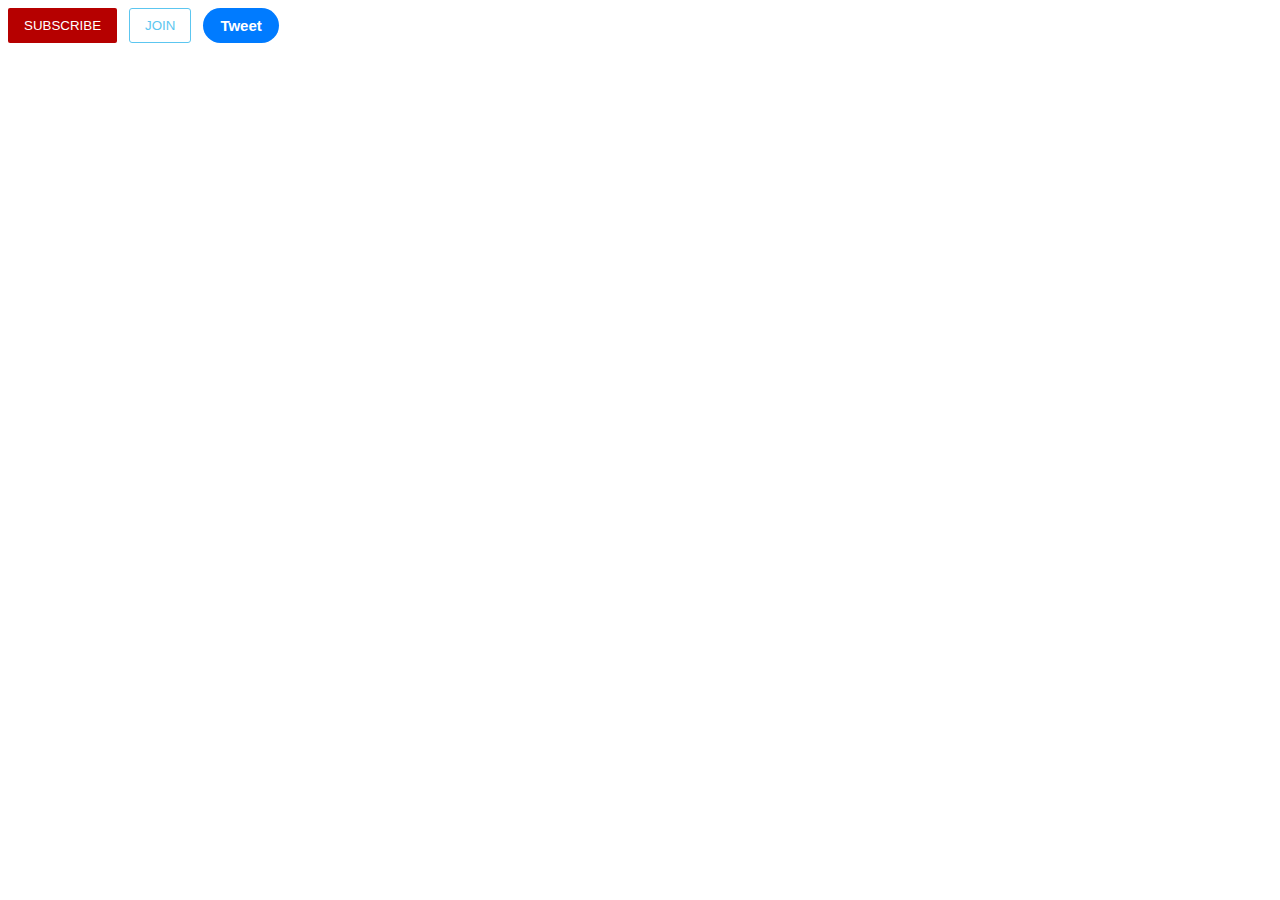
<file: intro-to-html/buttons.html>
<!DOCTYPE html>
<html lang="en">
<head>
  <title>Document</title>
  <link rel="stylesheet" href="buttons.css">
</head>
<body>
  <button class="btnSubscribe">
    SUBSCRIBE
  </button>
  
  <button class="btnJoin">
    JOIN
  </button>
  
  <button class="btnTweet">
    Tweet
  </button>
</body>
</html>
</file>
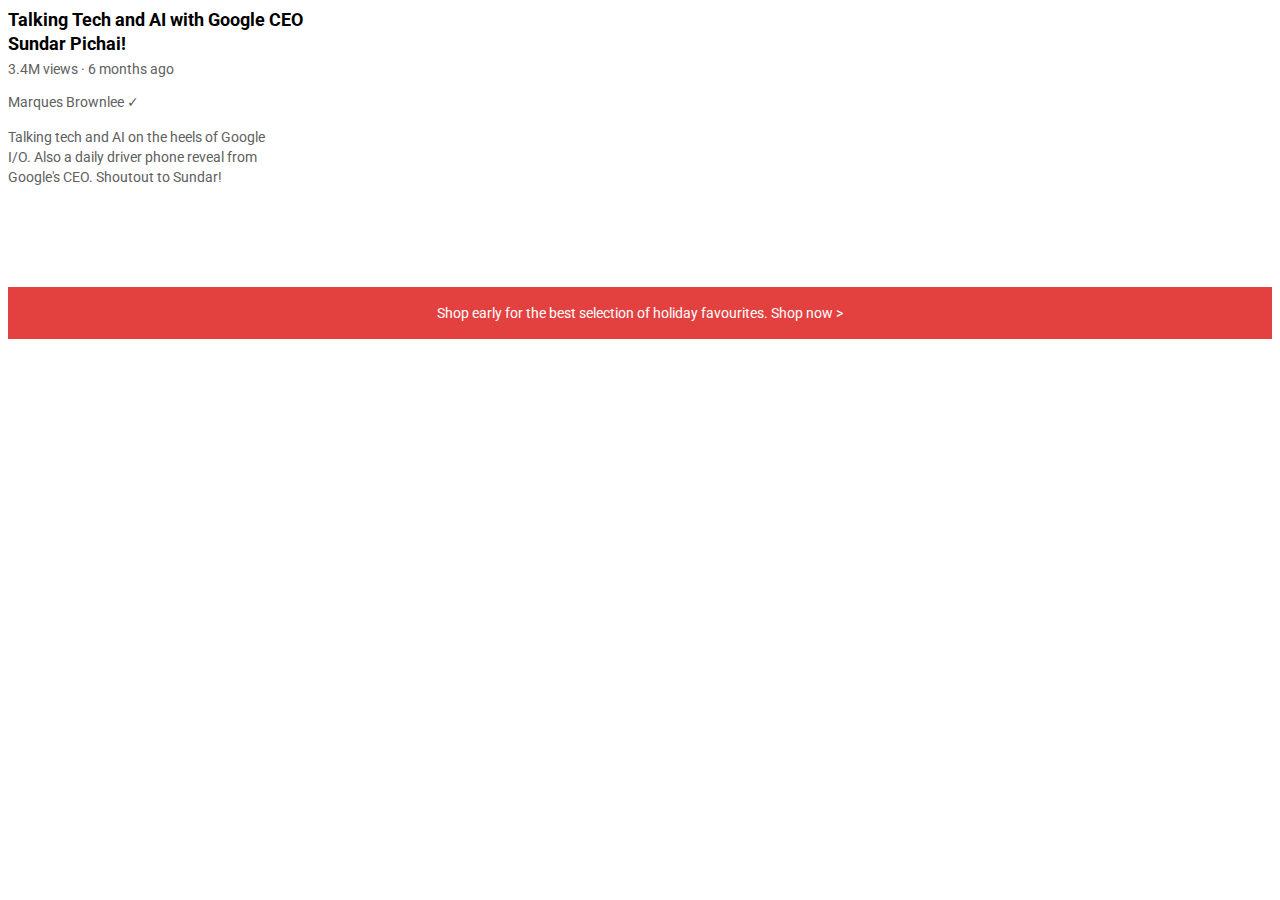
<file: intro-to-html/texts.html>
<!DOCTYPE html>
<html lang="en">
<head>
  <title>Text</title>
  <link rel="stylesheet" href="texts.css">
  <link rel="preconnect" href="https://fonts.googleapis.com">
  <link rel="preconnect" href="https://fonts.gstatic.com" crossorigin>
  <link href="https://fonts.googleapis.com/css2?family=Roboto:wght@400;700&display=swap" rel="stylesheet">
</head>
<body>
  <p class="video-title">
    Talking Tech and AI with Google CEO Sundar Pichai!
  </p>
  
  <p class="video-stats">
    3.4M views &#183; 6 months ago
  </p>
  
  <p class="video-author">
    Marques Brownlee &#10003;
  </p>
  
  <p class="video-description">
    Talking tech and AI on the heels of Google I/O. Also a daily driver phone reveal from Google's CEO. Shoutout to Sundar!
  </p>
  
  <p class="apple-text">
    Shop early for the best selection of holiday favourites. <span class="shop-link">Shop now 	&gt;</span>
  </p>
</body>
</html>
</file>
<file: styles/general.css>
* {
  font-family: Roboto, Arial;
  margin-top: 0;
  padding: 0;

}

p{
  margin-top: 0;
  margin-bottom: 12px;
}

body{
  font-family: Roboto, Arial;
  margin: 0;
  height: 3000px;
  padding-top: 80px;
  padding-left: 96px;
  padding-right: 24px;
  background-color: rgb(248, 248, 248);
}
</file>
<file: styles/header.css>
.header{
  height: 55px;
  display: flex;
  flex-direction: row;
  justify-content: space-between;

  background-color: rgb(255, 255, 255);

  position: fixed;
  top: 0px;
  left: 0px;
  right: 0px;

  border-bottom-width: 1px;
  border-bottom-style: solid;
  border-bottom-color: rgb(222, 222, 222);

  z-index: 100;

}

.left-section{  
  display: flex;
  align-items: center;
  
}

.hamburger{
  height: 24px;
  margin-left: 24px;
  margin-right: 24px;
}

.youtube-logo{
  height: 20px;
}

.middle-section{
  flex: 1;
  margin-left: 70px;
  margin-right: 35px;
  max-width: 485px;
  display: flex;
  align-items: center;
}

.search-bar{
  flex: 1;
  height: 36.5px;
  padding-left: 10px;
  font-size: 16px;
  border: 1px solid lightgray;
  border-radius: 2px;
  box-shadow: inset 1px 1px 3px rgba(0, 0, 0, 0.05);
  width: 0;
}

.search-bar::placeholder{
  font-size: 16px;
}

.search-button{
  height: 40px;
  width: 66px;
  background-color: rgb(245, 242, 242);
  border-width: 1px;
  border-style: solid;
  border-color: lightgray;
  margin-left: -1px;
  margin-right: 10px;
}

.search-button,
.voice-search-button,
.upload-icon-container,
.youtube-apps-container,
.notifications-icon-container{
  display: flex;
  justify-content: center;
  align-items: center;
  position: relative;
}

.search-button .tooltip,
.voice-search-button .tooltip,
.upload-icon-container .tooltip,
.youtube-apps-container .tooltip,
.notifications-icon-container .tooltip{
  position: absolute;
  bottom: -53px;
  background-color: gray;
  color: white;
  font-size: 11px;
  padding: 12px 8px 12px 8px;
  border-radius: 2px;
  opacity: 0;
  transition: 0.15s;
  pointer-events: none;
  text-wrap: nowrap;
  }

  .search-button:hover .tooltip,
  .voice-search-button:hover .tooltip,
  .upload-icon-container:hover .tooltip,
  .youtube-apps-container:hover .tooltip,
  .notifications-icon-container:hover .tooltip{
    opacity: 1;
  }

.voice-search-button{
  height: 40px;
  width: 40px;
  border-radius: 20px;
  border: 1px solid rgb(250, 249, 249);
  background-color: rgb(250, 249, 249);
  
}

.search-icon{
  height: 25px;

}

.voice-search-icon{
  height: 24px;
}

.right-section{
  width: 180px;
  margin-right: 20px;
  display: flex;
  justify-content:  space-between;
  align-items: center;
  flex-shrink: 0;
  
}

.upload-icon{
  height: 24px;
}

.youtube-apps-icon{
  height: 24px;
}

.notifications-icon{
  height: 24px;
}

.notifications-icon-container{
  position: relative;
}

.notifications-count{
position: absolute;
top: -1.5px;
right: -3px;
font-size: 10px;
background-color: rgb(207, 0, 0);
color: white;
padding: 1px 5px 2px 5px;
border-radius:15px;
}

.my-channel-picture{
  height: 32px;
  border-radius: 16px;
}
</file>
<file: styles/sidebar.css>
.sidebar{
background-color: rgb(255, 255, 255);
position: fixed;
top: 55px;
left: 0;
bottom: 0px;
width: 72px;
z-index: 200;
padding-top: 4px;
}

.sidebar-link{
    height: 74px;
    display: flex;
    justify-content: center;
    align-items: center;
    flex-direction: column;
    cursor: pointer;

}

.sidebar-link img{
    height: 24px;
    margin-bottom: 5px;
}

.sidebar-link div{
    font-size: 10px;
}

.sidebar-link:hover{
    background-color: rgb(237, 237, 237);
}
</file>
<file: styles/video.css>
.thumbnail{
  width: 100%;

}

.video-title{
  font-weight: 500;
  font-size: 14px;
  line-height: 20px;
  margin-bottom: 10px;
  margin-top: 0;
}

.video-author,
.video-views{
  color:  rgb(96, 96, 96);
  font-size: 12px;
}

.video-author{
  margin-bottom: 4px;
}

.video-info-grid{
  display: grid;
  grid-template-columns: 50px 1fr;
}

.profile-picture{
  width: 36px;
  border-radius: 50px;
}

.thumbnail-row{
  margin-bottom: 8px;
  position: relative;
 
}

.video-grid{
  display: grid;
  grid-template-columns: 1fr 1fr 1fr 1fr;
  column-gap: 16px;
  row-gap: 30px;
  
}

@media (max-width: 950px) {
  .video-grid{
    grid-template-columns: 1fr 1fr;
  }
}

@media (min-width: 951px) and (max-width: 1200px){
  .video-grid{
    grid-template-columns: 1fr 1fr 1fr;
  }
}

@media (min-width: 1200px) {
  .video-grid{
    grid-template-columns: 1fr 1fr 1fr 1fr;
  }
}

.time-stamp{
  position: absolute;
  background-color: rgba(0, 0, 0, 0.9);
  color: white;

  font-size: 12px;
  font-weight: 500;

  bottom: 11px;
  right: 4px;
  padding: 4px;
  border-radius: 2px;
}

a{
  text-decoration-line: none;
  text-decoration-style: solid;
  color: black;
  cursor: pointer;
}
</file>
<file: intro-to-html/buttons.css>
.btnSubscribe{
  background-color: rgb(182, 0, 0);
  color: white;
  padding-top: 10px;
  padding-bottom: 10px;
  padding-left: 16px;
  padding-right: 16px;
  border: none;
  border-radius: 2px;
  cursor: pointer;
  margin-right: 8px;
  transition: opacity 0.15s;
  vertical-align: top;
}

.btnSubscribe:hover{
  opacity: 0.7;
}

.btnSubscribe:active{
  opacity: 0.4;
}

.btnJoin{
  background-color: white;
  color: rgb(92, 198, 240);
  border-color: rgb(92, 198, 240);
  border-radius: 3px;
  border-style: solid;
  border-width: 1px;
  padding-top: 9px;
  padding-bottom: 9px;
  padding-left: 15px;
  padding-right: 15px;
  cursor: pointer;
  margin-right: 8px;
  transition: background-color .15s,
    color .15s;
  vertical-align: top;
}

.btnJoin:hover{
  background-color: rgb(92, 198, 240);
  color: white;
}

.btnJoin:active{
  opacity: 0.7;
}

.btnTweet{
  background-color: rgb(0, 123, 255);
  color: white;
  padding-top: 9px;
  padding-bottom: 9px;
  padding-left: 17px;
  padding-right: 17px;
  border: none;
  border-radius: 20px;
  font-weight: bold;
  font-size: 15px;
  cursor: pointer;
  transition: box-shadow .15s;
  vertical-align: top;
}

.btnTweet:hover{
  box-shadow: 0px 4px 10px rgba(0, 0, 0, .20);
}
</file>
<file: intro-to-html/texts.css>
p{
  font-family: Roboto;
  margin-top: 0;
  margin-bottom: 0;
}

.video-title{
  font-size: 18px;
  font-weight: bold;
  width: 300px;
  line-height: 24px;
  margin-bottom: 5px;
}

.video-stats{
  font-size: 14px;
  color: rgb(96, 96, 96);
  margin-bottom: 17px;
}

.video-author{
  font-size: 14px;
  color: rgb(96, 96, 96);
  margin-bottom: 17px;
}

.video-description{
  font-size: 14px;
  color: rgb(96, 96, 96);
  width: 280px;
  line-height: 20px;
  margin-bottom: 100px;
}

.apple-text{
  font-size: 14px;
  background-color: rgb(227, 65, 64);
  color: white;
  text-align: center;
  padding-top: 18px;
  padding-bottom: 18px;
}

.shop-link{
  transition: .15s;
}

.shop-link:hover{
  text-decoration: underline;
  cursor: pointer;
}
</file>
